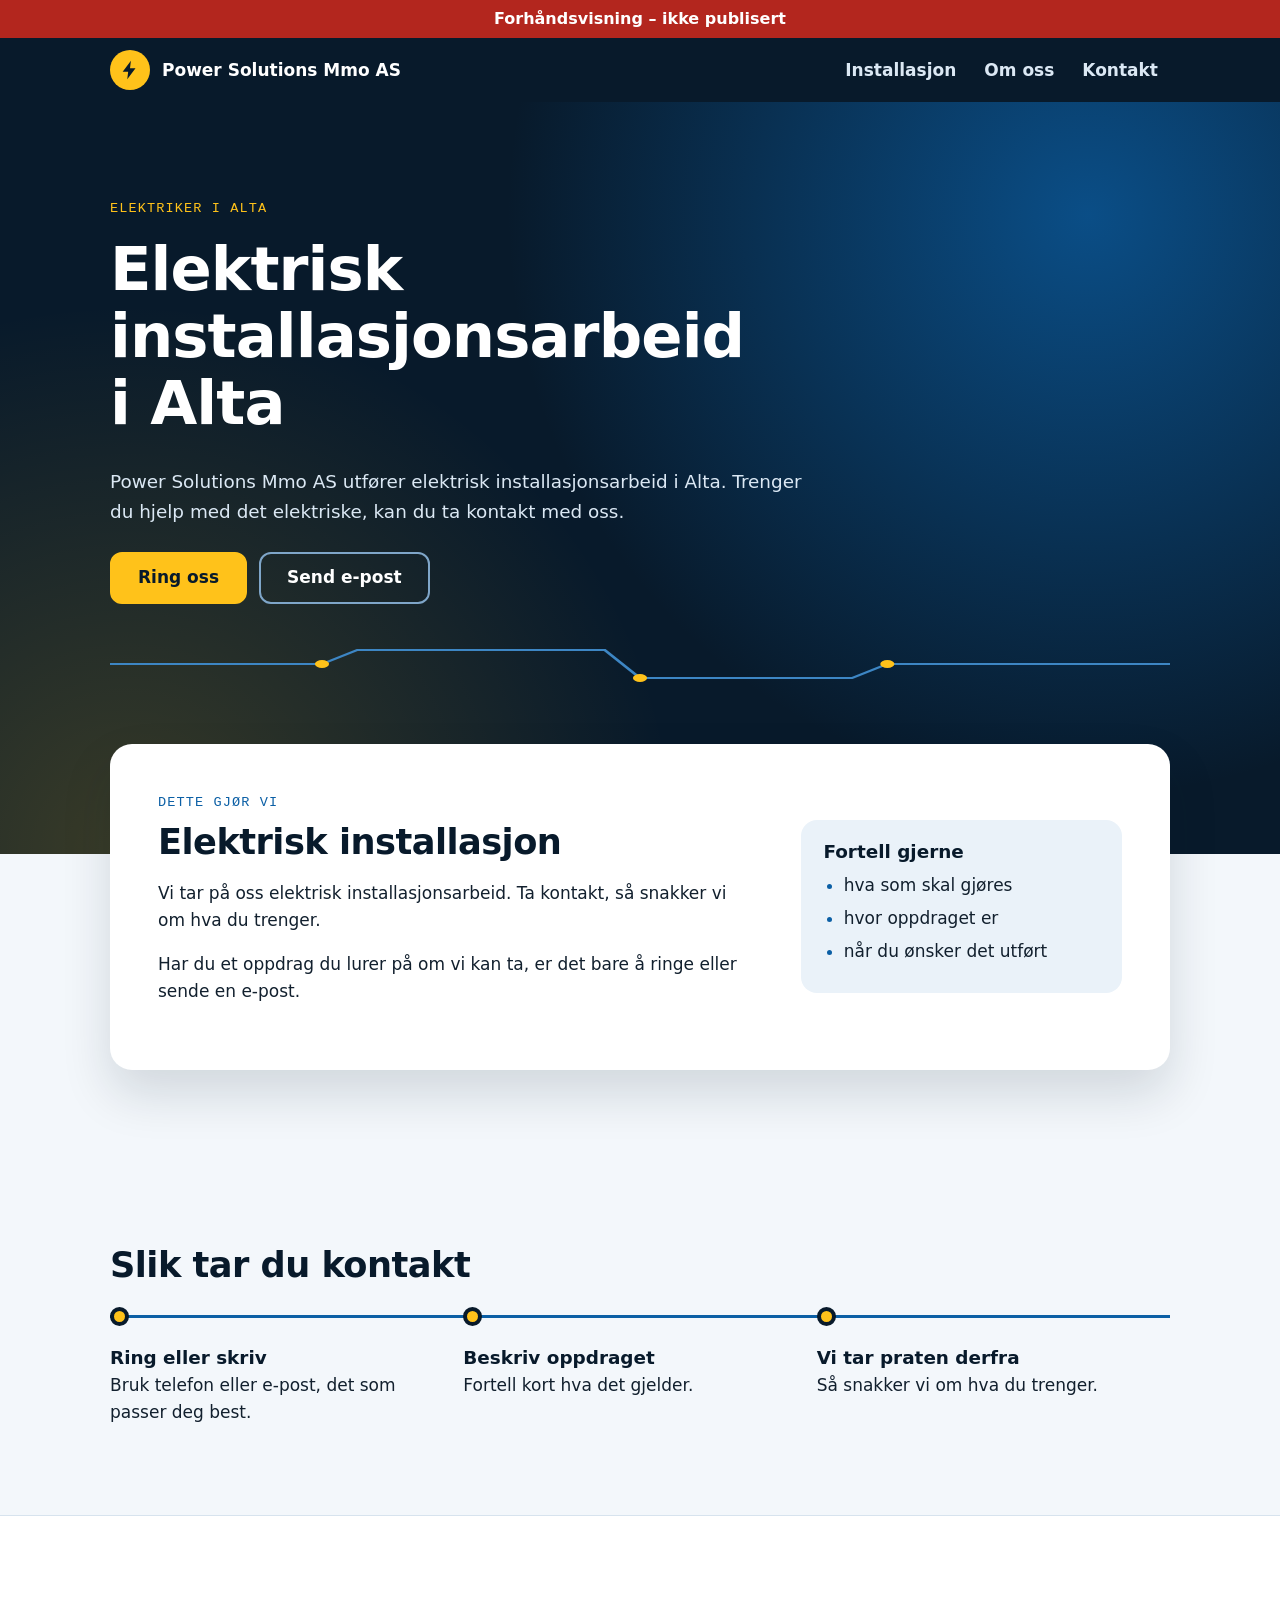
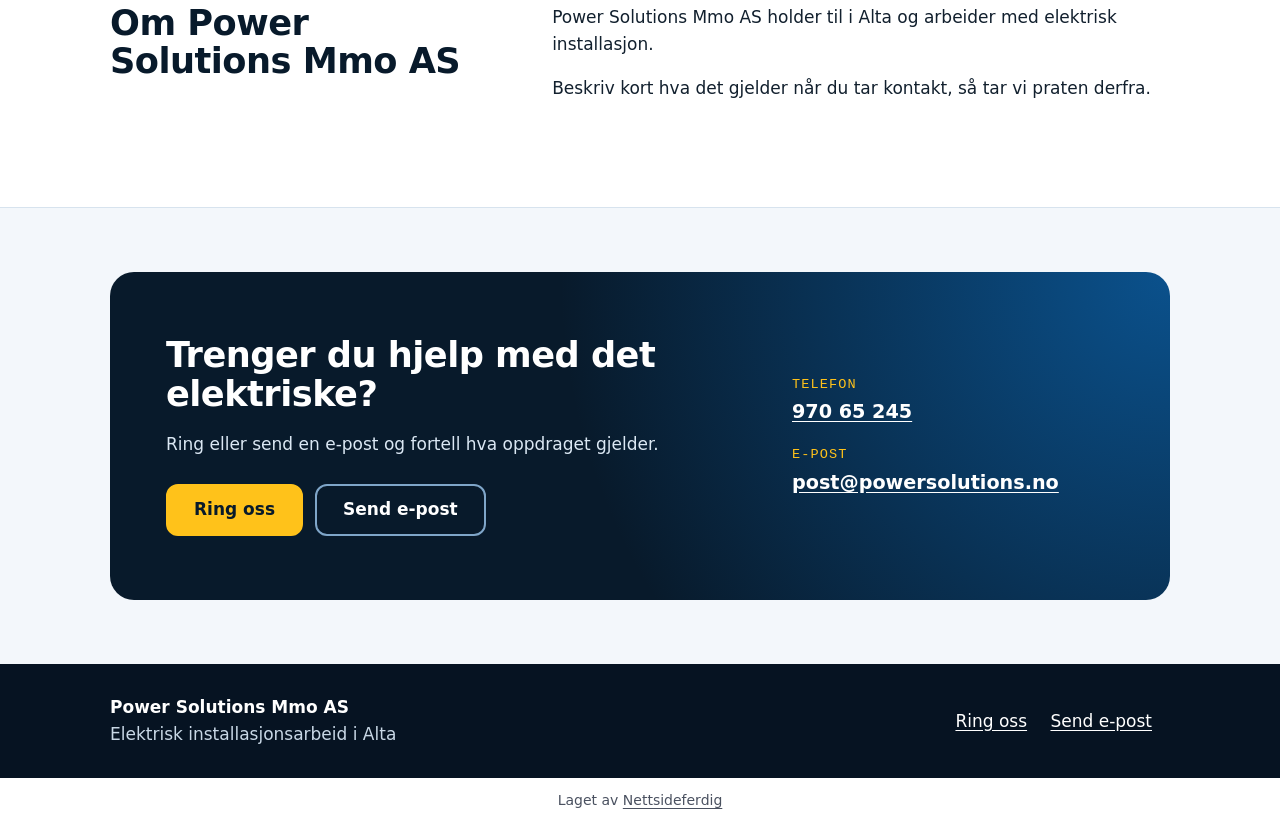
<file: index.html>
<!doctype html>
<html lang="nb">
<head>
<meta charset="utf-8">
<meta name="viewport" content="width=device-width, initial-scale=1">
<title>Elektriker Alta | Power Solutions Mmo AS</title>
<meta name="description" content="Power Solutions Mmo AS utfører elektrisk installasjonsarbeid i Alta. Ring eller send e-post og fortell hva du trenger hjelp til.">
<link rel="canonical" href="https://andersmathisen7-design.github.io/side-power-solutions-mmo-as-36a2df10/">
<meta property="og:type" content="website">
<meta property="og:locale" content="nb_NO">
<meta property="og:site_name" content="Power Solutions Mmo AS">
<meta property="og:title" content="Elektriker Alta | Power Solutions Mmo AS">
<meta property="og:description" content="Power Solutions Mmo AS utfører elektrisk installasjonsarbeid i Alta. Ring eller send e-post og fortell hva du trenger hjelp til.">
<meta property="og:url" content="https://andersmathisen7-design.github.io/side-power-solutions-mmo-as-36a2df10/">
<meta http-equiv="Content-Security-Policy" content="default-src 'none'; style-src 'self'; img-src 'self'; manifest-src 'self'; worker-src 'self'; script-src 'self'">
<link rel="stylesheet" href="./style.css">
<meta name="theme-color" content="#0b5fa5">
<link rel="manifest" href="./manifest.webmanifest">
<link rel="icon" href="./icon.svg" type="image/svg+xml">
<script src="./pwa.js" defer></script>
<meta name="robots" content="noindex,nofollow">
<script type="application/ld+json">{"@context":"https://schema.org","@type":"LocalBusiness","name":"Power Solutions Mmo AS","description":"Power Solutions Mmo AS utfører elektrisk installasjonsarbeid i Alta. Ring eller send e-post og fortell hva du trenger hjelp til.","email":"post@powersolutions.no","areaServed":"Alta","url":"https://andersmathisen7-design.github.io/side-power-solutions-mmo-as-36a2df10","telephone":"970 65 245"}</script>
</head>
<body>
<div class="forhandsstripe">Forhåndsvisning – ikke publisert</div>
<header class="topp"><div class="inn topp-rad"><a class="logo" href="./" aria-label="Til forsiden"><span class="merke" aria-hidden="true"><svg viewBox="0 0 24 24"><path class="lyn" d="M13 2L4 14h6l-1 8 9-12h-6z"/></svg></span> <span>Power Solutions Mmo AS</span></a><nav aria-label="Hovedmeny"><ul class="meny"><li><a href="./#installasjon">Installasjon</a></li><li><a href="./#om-oss">Om oss</a></li><li><a href="./#kontakt">Kontakt</a></li></ul></nav></div></header>
<main>
<section class="hero"><div class="inn"><span class="kode">Elektriker i Alta</span> <h1>Elektrisk installasjonsarbeid i Alta</h1><p class="ingress">Power Solutions Mmo AS utfører elektrisk installasjonsarbeid i Alta. Trenger du hjelp med det elektriske, kan du ta kontakt med oss.</p><div class="knapper"><a class="knapp" href="tel:97065245">Ring oss</a> <a class="knapp knapp-ramme" href="mailto:post@powersolutions.no">Send e-post</a></div><svg class="krets" viewBox="0 0 600 40" preserveAspectRatio="none" aria-hidden="true"><path class="leder" d="M0 20h120l20-14h140l20 28h120l20-14h160"/><circle class="punkt" cx="120" cy="20" r="4"/><circle class="punkt" cx="300" cy="34" r="4"/><circle class="punkt" cx="440" cy="20" r="4"/></svg></div></section><section class="loft" id="installasjon"><div class="inn"><div class="stor-kort"><div><span class="kode">Dette gjør vi</span> <h2>Elektrisk installasjon</h2><p>Vi tar på oss elektrisk installasjonsarbeid. Ta kontakt, så snakker vi om hva du trenger.</p><p>Har du et oppdrag du lurer på om vi kan ta, er det bare å ringe eller sende en e-post.</p></div><aside class="side-boks" aria-labelledby="fortell"><h3 id="fortell">Fortell gjerne</h3><ul><li>hva som skal gjøres</li><li>hvor oppdraget er</li><li>når du ønsker det utført</li></ul></aside></div></div></section><section class="del" aria-labelledby="slik-tittel"><div class="inn"><h2 id="slik-tittel">Slik tar du kontakt</h2><ol class="linje"><li><span class="knute" aria-hidden="true"></span><h3>Ring eller skriv</h3><p>Bruk telefon eller e-post, det som passer deg best.</p></li><li><span class="knute" aria-hidden="true"></span><h3>Beskriv oppdraget</h3><p>Fortell kort hva det gjelder.</p></li><li><span class="knute" aria-hidden="true"></span><h3>Vi tar praten derfra</h3><p>Så snakker vi om hva du trenger.</p></li></ol></div></section><section class="del om" id="om-oss"><div class="inn om-rute"><h2>Om Power Solutions Mmo AS</h2><div><p>Power Solutions Mmo AS holder til i Alta og arbeider med elektrisk installasjon.</p><p>Beskriv kort hva det gjelder når du tar kontakt, så tar vi praten derfra.</p></div></div></section><section class="kontakt" id="kontakt"><div class="inn"><div class="kontakt-kort"><div><h2>Trenger du hjelp med det elektriske?</h2><p>Ring eller send en e-post og fortell hva oppdraget gjelder.</p><div class="knapper"><a class="knapp" href="tel:97065245">Ring oss</a> <a class="knapp knapp-ramme" href="mailto:post@powersolutions.no">Send e-post</a></div></div><dl class="kontakt-data"><div><dt class="kode">Telefon</dt><dd><a href="tel:97065245">970 65 245</a></dd></div><div><dt class="kode">E-post</dt><dd><a href="mailto:post@powersolutions.no">post@powersolutions.no</a></dd></div></dl></div></div></section>
</main>
<footer class="bunn"><div class="inn bunn-rad"><div><p class="bunn-navn">Power Solutions Mmo AS</p><p>Elektrisk installasjonsarbeid i Alta</p></div><p><a href="tel:97065245">Ring oss</a> <a href="mailto:post@powersolutions.no">Send e-post</a></p></div></footer>
<p class="nf-byra">Laget av <a href="https://nettsideferdig.no/">Nettsideferdig</a></p>
</body>
</html>
</file>
<file: style.css>
/* Fast fra Sidefabrikken: bestillingswidgeten. */
:root { --nf-farge: #0b5fa5; }
#nf-bestill [hidden] { display: none !important; }
#nf-bestill button { font: inherit; padding: 0.5rem 0.9rem; margin: 0.2rem; border: 1px solid var(--nf-farge); border-radius: 6px; background: #fff; color: var(--nf-farge); cursor: pointer; }
#nf-bestill button:disabled { opacity: 0.6; }
#nf-bestill .nf-knapp { background: var(--nf-farge); color: #fff; }
#nf-bestill .nf-tjeneste { display: block; width: 100%; text-align: left; }
#nf-bestill .nf-tjeneste small, #nf-bestill .nf-vare small { display: block; color: #555; }
#nf-bestill .nf-felt { display: block; margin: 0.5rem 0; }
#nf-bestill input, #nf-bestill select, #nf-bestill textarea { font: inherit; padding: 0.4rem; border: 1px solid #c5cad3; border-radius: 4px; display: block; width: 100%; max-width: 24rem; }
#nf-bestill input[type="checkbox"], #nf-bestill input[type="radio"] { display: inline-block; width: auto; margin: 0 0.4rem 0 0; vertical-align: middle; }
#nf-bestill .nf-rad { display: flex; flex-wrap: wrap; gap: 0.5rem; }
#nf-bestill .nf-vare { padding: 0.4rem 0; border-bottom: 1px solid #e3e6eb; }
#nf-bestill .nf-feil, #nf-bestill .nf-utsolgt { color: #b3261e; }
#nf-bestill .nf-test { background: #fff4e5; padding: 0.4rem 0.8rem; border-radius: 6px; }
#nf-bestill .nf-oppsummering { font-weight: 600; }
#nf-bestill .nf-faner { display: flex; flex-wrap: wrap; gap: 0.25rem; margin: 0.5rem 0 1rem; }
#nf-bestill .nf-fane.nf-valgt, #nf-bestill .nf-dag.nf-valgt { background: var(--nf-farge); color: #fff; }
#nf-bestill .nf-adresse { position: relative; max-width: 24rem; }
#nf-bestill .nf-forslag { position: absolute; top: 100%; left: 0; right: 0; z-index: 10; max-height: 15rem; overflow-y: auto; background: #fff; border: 1px solid #c5cad3; border-radius: 4px; box-shadow: 0 4px 12px rgba(0, 0, 0, 0.15); }
#nf-bestill .nf-forslag button { display: block; width: 100%; margin: 0; border: 0; border-radius: 0; padding: 0.5rem 0.75rem; text-align: left; color: inherit; }
#nf-bestill .nf-forslag button:hover, #nf-bestill .nf-forslag button:focus { background: #f4f7fb; }
#nf-bestill .nf-dager { display: flex; flex-wrap: wrap; gap: 0.25rem; margin: 0.5rem 0; }
#nf-bestill .nf-dag.nf-full { text-decoration: line-through; color: #777; border-color: #c5cad3; }
#nf-bestill .nf-tillegg { margin: 0.5rem 0; }
#nf-bestill .nf-sporsmal { margin: 0.8rem 0; }
#nf-bestill .nf-hjelp { display: block; font-size: 0.875rem; color: #666; margin: 0.15rem 0 0.25rem; }
#nf-bestill .nf-sum { font-weight: 700; font-size: 1.15rem; }
#nf-bestill .nf-ja-nei { display: flex; gap: 1.5rem; margin-top: 0.25rem; }
.prisliste table { border-collapse: collapse; width: 100%; max-width: 36rem; }
.prisliste th, .prisliste td { text-align: left; padding: 0.4rem 0.6rem 0.4rem 0; border-bottom: 1px solid #e3e6eb; vertical-align: top; }
.prisliste td:last-child, .prisliste th:last-child { text-align: right; white-space: nowrap; padding-right: 0; }
.prisliste small { color: #555; }
.prisliste .prisinfo { font-size: 0.875rem; color: #555; }

main > section.melding, main > section.bestill { box-sizing: border-box; max-width: 42rem; margin: 0 auto; padding: 2.5rem 1.25rem 3.5rem; }
.nf-skjema .nf-felt { display: block; margin: 0.75rem 0; }
.nf-skjema label, .nf-skjema legend { display: block; font-weight: 600; }
.nf-skjema fieldset { border: 0; padding: 0; margin: 0.75rem 0; min-width: 0; }
.nf-skjema fieldset label { font-weight: 400; }
.nf-skjema input, .nf-skjema textarea { font: inherit; padding: 0.5rem; border: 1px solid #c5cad3; border-radius: 4px; display: block; width: 100%; max-width: 32rem; }
.nf-skjema input[type="radio"] { display: inline-block; width: auto; margin: 0 0.4rem 0 0; vertical-align: middle; }
.nf-skjema input:focus, .nf-skjema textarea:focus { outline: 2px solid var(--nf-farge); outline-offset: 1px; }
.nf-skjema button { font: inherit; font-weight: 600; border: 0; cursor: pointer; padding: 0.85rem 1.5rem; border-radius: 6px; background: var(--nf-farge); color: #fff; min-height: 44px; }
.nf-skjema .nf-info { font-size: 0.875rem; color: #555; }

/* Designet */
*{box-sizing:border-box}body{margin:0;background:#f3f7fb;color:#12202e;font-family:system-ui,Segoe UI,Helvetica,Arial,sans-serif;font-size:17px;line-height:1.6}h1,h2,h3{margin:0 0 .5em;line-height:1.1;font-weight:700;letter-spacing:-.015em;color:#081a2b}h1{font-size:2.4rem}h2{font-size:1.8rem}h3{font-size:1.15rem;letter-spacing:0}p{margin:0 0 1em;max-width:60ch}a{color:#0b5fa5;text-underline-offset:3px}a:focus-visible{outline:3px solid #ffc21a;outline-offset:3px;border-radius:6px}.inn{max-width:1100px;margin:0 auto;padding:0 20px}.kode{font-family:ui-monospace,Menlo,Consolas,monospace;font-size:.85rem;letter-spacing:.08em;text-transform:uppercase}.topp{background:#081a2b}.topp-rad{display:flex;flex-wrap:wrap;align-items:center;justify-content:space-between;gap:4px 20px;padding-top:10px;padding-bottom:10px}.logo{display:inline-flex;align-items:center;gap:12px;min-height:44px;color:#fff;text-decoration:none;font-weight:700}.merke{display:inline-flex;align-items:center;justify-content:center;width:40px;height:40px;border-radius:50%;background:#ffc21a;flex:none}.merke svg{width:22px;height:22px;display:block}.lyn{fill:#081a2b}.meny{display:flex;flex-wrap:wrap;gap:2px 4px;list-style:none;margin:0;padding:0}.meny a{display:inline-flex;align-items:center;min-height:44px;padding:0 12px;color:#dbe8f4;text-decoration:none;font-weight:600;border-radius:8px}.meny a:hover{background:#12304b;color:#fff}.knapp{display:inline-flex;align-items:center;justify-content:center;min-height:52px;padding:0 26px;border-radius:12px;background:#ffc21a;color:#081a2b;font-weight:700;text-decoration:none;border:2px solid #ffc21a}.knapp:hover{background:#ffd45c;border-color:#ffd45c}.knapp-ramme{background:transparent;color:#fff;border-color:#7fa6c9}.knapp-ramme:hover{background:#12304b;border-color:#fff}.knapper{display:flex;flex-wrap:wrap;gap:12px;margin-top:1.5em}.hero{background-color:#081a2b;background-image:radial-gradient(circle at 85% 15%,rgba(11,95,165,.75),transparent 46%),radial-gradient(circle at 10% 100%,rgba(255,194,26,.2),transparent 40%);color:#fff;padding:56px 0 120px}.hero h1{color:#fff;max-width:15ch}.hero .kode{color:#ffc21a;display:block;margin-bottom:16px}.ingress{font-size:1.15rem;color:#dbe8f4}.krets{display:block;width:100%;height:40px;margin-top:40px}.leder{fill:none;stroke:#3d86c4;stroke-width:2}.punkt{fill:#ffc21a}.loft{margin-top:-80px;padding-bottom:64px}.stor-kort{background:#fff;border-radius:22px;padding:30px 24px;box-shadow:0 24px 50px rgba(8,26,43,.14);display:grid;gap:24px}.stor-kort .kode{color:#0b5fa5;display:block;margin-bottom:10px}.side-boks{background:#eaf2f9;border-radius:16px;padding:22px}.side-boks ul{margin:0;padding-left:1.2em}.side-boks li{margin-bottom:6px}.side-boks li::marker{color:#0b5fa5}.del{padding:64px 0}.linje{list-style:none;margin:30px 0 0;padding:0;display:grid;gap:0}.linje li{position:relative;padding:0 0 28px 34px;border-left:3px solid #0b5fa5;margin-left:8px}.linje li:last-child{border-left-color:transparent;padding-bottom:0}.knute{position:absolute;left:-11px;top:2px;width:19px;height:19px;border-radius:50%;background:#ffc21a;border:4px solid #081a2b}.linje h3{margin-bottom:4px}.linje p{margin:0}.om{background:#fff;border-top:1px solid #d7e3ee;border-bottom:1px solid #d7e3ee}.om-rute{display:grid;gap:20px}.om-rute h2{margin:0}.kontakt{padding:64px 0}.kontakt-kort{background:#081a2b;background-image:radial-gradient(circle at 100% 0,rgba(11,95,165,.8),transparent 55%);border-radius:24px;padding:40px 24px;color:#fff;display:grid;gap:28px}.kontakt-kort h2{color:#fff}.kontakt-kort p{color:#dbe8f4}.kontakt-kort a{color:#fff}.kontakt-kort a.knapp{color:#081a2b}.kontakt-kort a.knapp-ramme{color:#fff}.kontakt-data{margin:0;display:grid;gap:16px;align-content:center}.kontakt-data dt{color:#ffc21a}.kontakt-data dd{margin:2px 0 0;font-size:1.2rem;font-weight:700}.bunn{background:#061322;color:#c9d8e6;padding:30px 0}.bunn p{margin:0}.bunn a{color:#fff;display:inline-flex;align-items:center;min-height:44px;margin-right:18px}.bunn-rad{display:flex;flex-wrap:wrap;align-items:center;justify-content:space-between;gap:10px 40px}.bunn-navn{font-weight:700;color:#fff}section.melding{padding:56px 20px;max-width:720px;margin:0 auto}.nf-skjema .nf-felt{margin-bottom:16px}.nf-skjema label{display:block;font-weight:600;margin-bottom:6px}.nf-skjema input,.nf-skjema textarea{width:100%;padding:12px;border:1px solid #9db6cc;border-radius:10px;font:inherit;background:#fff}.nf-skjema button.knapp{cursor:pointer;font:inherit;font-weight:700}@media(min-width:780px){h1{font-size:3.8rem}h2{font-size:2.2rem}.hero{padding:96px 0 170px}.loft{margin-top:-110px;padding-bottom:88px}.stor-kort{grid-template-columns:1.3fr .7fr;padding:48px;gap:48px;align-items:center}.linje{grid-template-columns:repeat(3,1fr)}.linje li{border-left:0;border-top:3px solid #0b5fa5;margin-left:0;padding:30px 24px 0 0}.linje li:last-child{border-top-color:#0b5fa5}.knute{left:0;top:-11px}.om-rute{grid-template-columns:1fr 1.6fr;gap:56px}.del{padding:88px 0}.kontakt-kort{grid-template-columns:1.3fr .7fr;padding:64px 56px}}

/* Fast fra Sidefabrikken */
.forhandsstripe { display: block !important; position: relative !important; z-index: 2147483647 !important; background: #b3261e !important; color: #fff !important; text-align: center !important; padding: 0.5rem 1rem !important; font: 600 1rem/1.4 system-ui, sans-serif !important; visibility: visible !important; opacity: 1 !important; max-height: none !important; height: auto !important; min-height: 0 !important; overflow: visible !important; margin: 0 !important; top: auto !important; left: auto !important; right: auto !important; bottom: auto !important; width: auto !important; transform: none !important; clip-path: none !important; filter: none !important; text-indent: 0 !important; font-size: 1rem !important; }
.nf-byra { display: block !important; position: static !important; inset: auto !important; z-index: auto !important; background: #fff !important; color: #4a5160 !important; text-align: center !important; padding: 0.75rem 1rem !important; margin: 0 !important; width: auto !important; max-width: none !important; height: auto !important; min-height: 0 !important; max-height: none !important; overflow: visible !important; visibility: visible !important; opacity: 1 !important; transform: none !important; clip-path: none !important; filter: none !important; font: 400 0.875rem/1.5 system-ui, sans-serif !important; letter-spacing: normal !important; text-indent: 0 !important; text-transform: none !important; }
.nf-byra a { display: inline !important; position: static !important; color: inherit !important; text-decoration: underline !important; font: inherit !important; visibility: visible !important; opacity: 1 !important; pointer-events: auto !important; }
.nf-felle { display: none !important; position: absolute !important; left: -10000px !important; width: 1px !important; height: 1px !important; overflow: hidden !important; }
</file>
